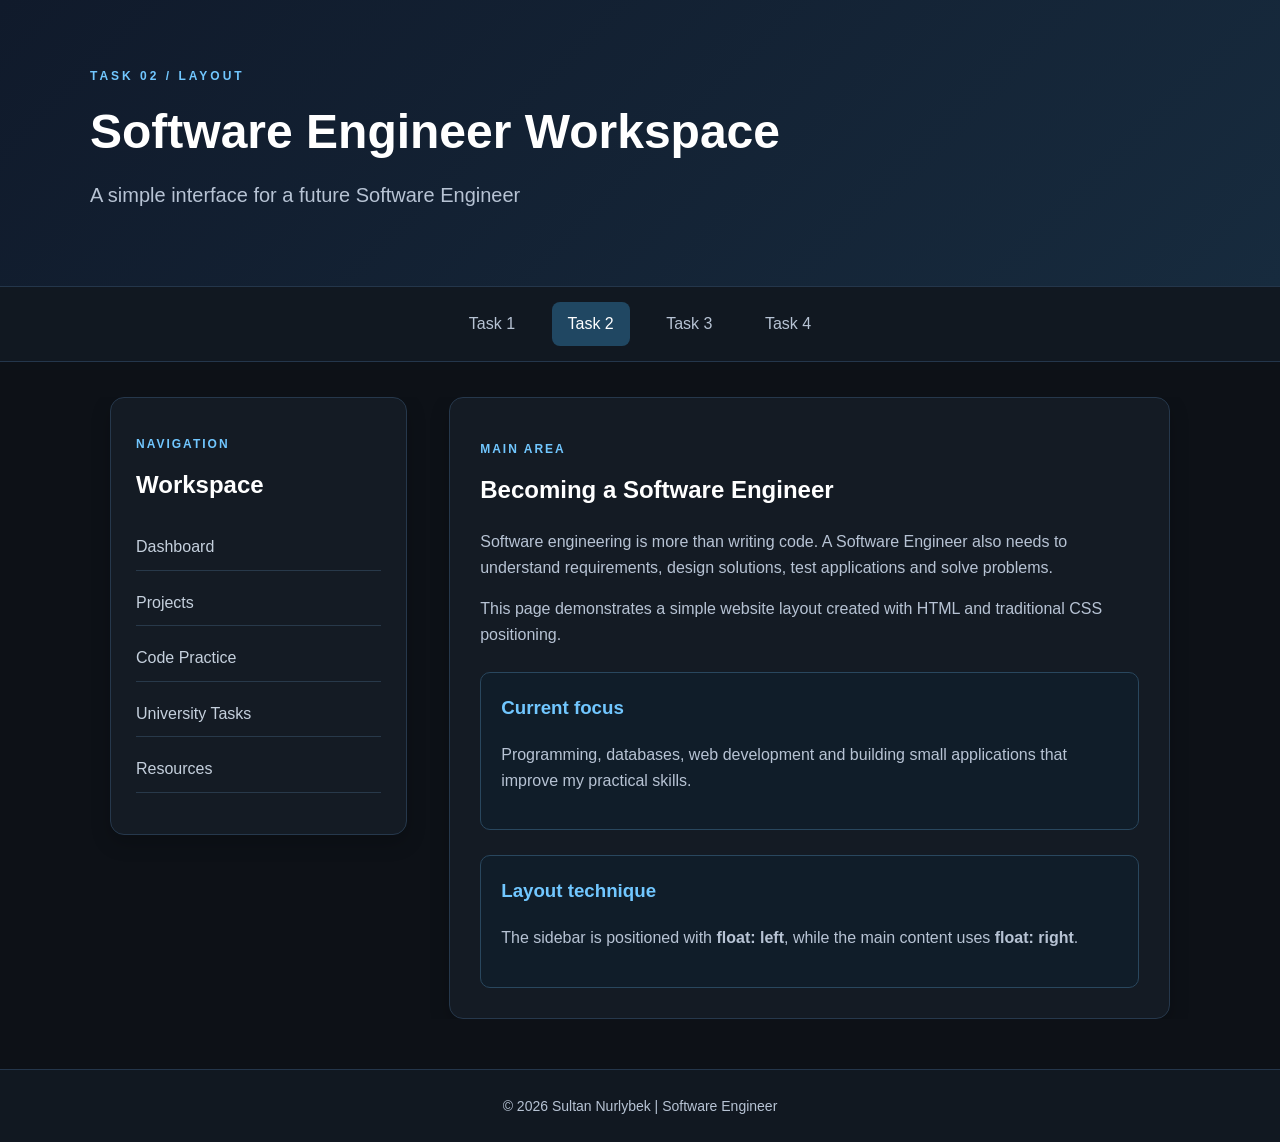
<file: task2.html>
<!DOCTYPE html>
<html lang="en">
<head>
    <meta charset="UTF-8">
    <meta name="viewport" content="width=device-width, initial-scale=1.0">

    <title>Task 2 | Software Engineer Workspace</title>

    <link rel="stylesheet" href="styles.css">
</head>

<body>

<header class="site-header">

    <div class="header-content">

        <p class="small-label">TASK 02 / LAYOUT</p>

        <h1>Software Engineer Workspace</h1>

        <p class="subtitle">
            A simple interface for a future Software Engineer
        </p>

    </div>

</header>


<nav class="navbar">

    <a href="index.html">
        Task 1
    </a>

    <a href="task2.html" class="active">
        Task 2
    </a>

    <a href="exercise1/index.html">
        Task 3
    </a>

    <a href="task4.html">
        Task 4
    </a>

</nav>


<main class="layout-container">

    <aside class="sidebar">

        <p class="card-tag">
            NAVIGATION
        </p>

        <h2>
            Workspace
        </h2>

        <ul>
            <li>Dashboard</li>
            <li>Projects</li>
            <li>Code Practice</li>
            <li>University Tasks</li>
            <li>Resources</li>
        </ul>

    </aside>


    <section class="content-area">

        <p class="card-tag">
            MAIN AREA
        </p>

        <h2>
            Becoming a Software Engineer
        </h2>

        <p>
            Software engineering is more than writing code.
            A Software Engineer also needs to understand requirements,
            design solutions, test applications and solve problems.
        </p>

        <p>
            This page demonstrates a simple website layout created
            with HTML and traditional CSS positioning.
        </p>


        <div class="dashboard-box">

            <h3>
                Current focus
            </h3>

            <p>
                Programming, databases, web development and building
                small applications that improve my practical skills.
            </p>

        </div>


        <div class="dashboard-box">

            <h3>
                Layout technique
            </h3>

            <p>
                The sidebar is positioned with
                <strong>float: left</strong>,
                while the main content uses
                <strong>float: right</strong>.
            </p>

        </div>

    </section>


    <div class="clear-fix"></div>

</main>


<footer class="site-footer">

    <p>
        © 2026 Sultan Nurlybek | Software Engineer
    </p>

</footer>

</body>
</html>
</file>
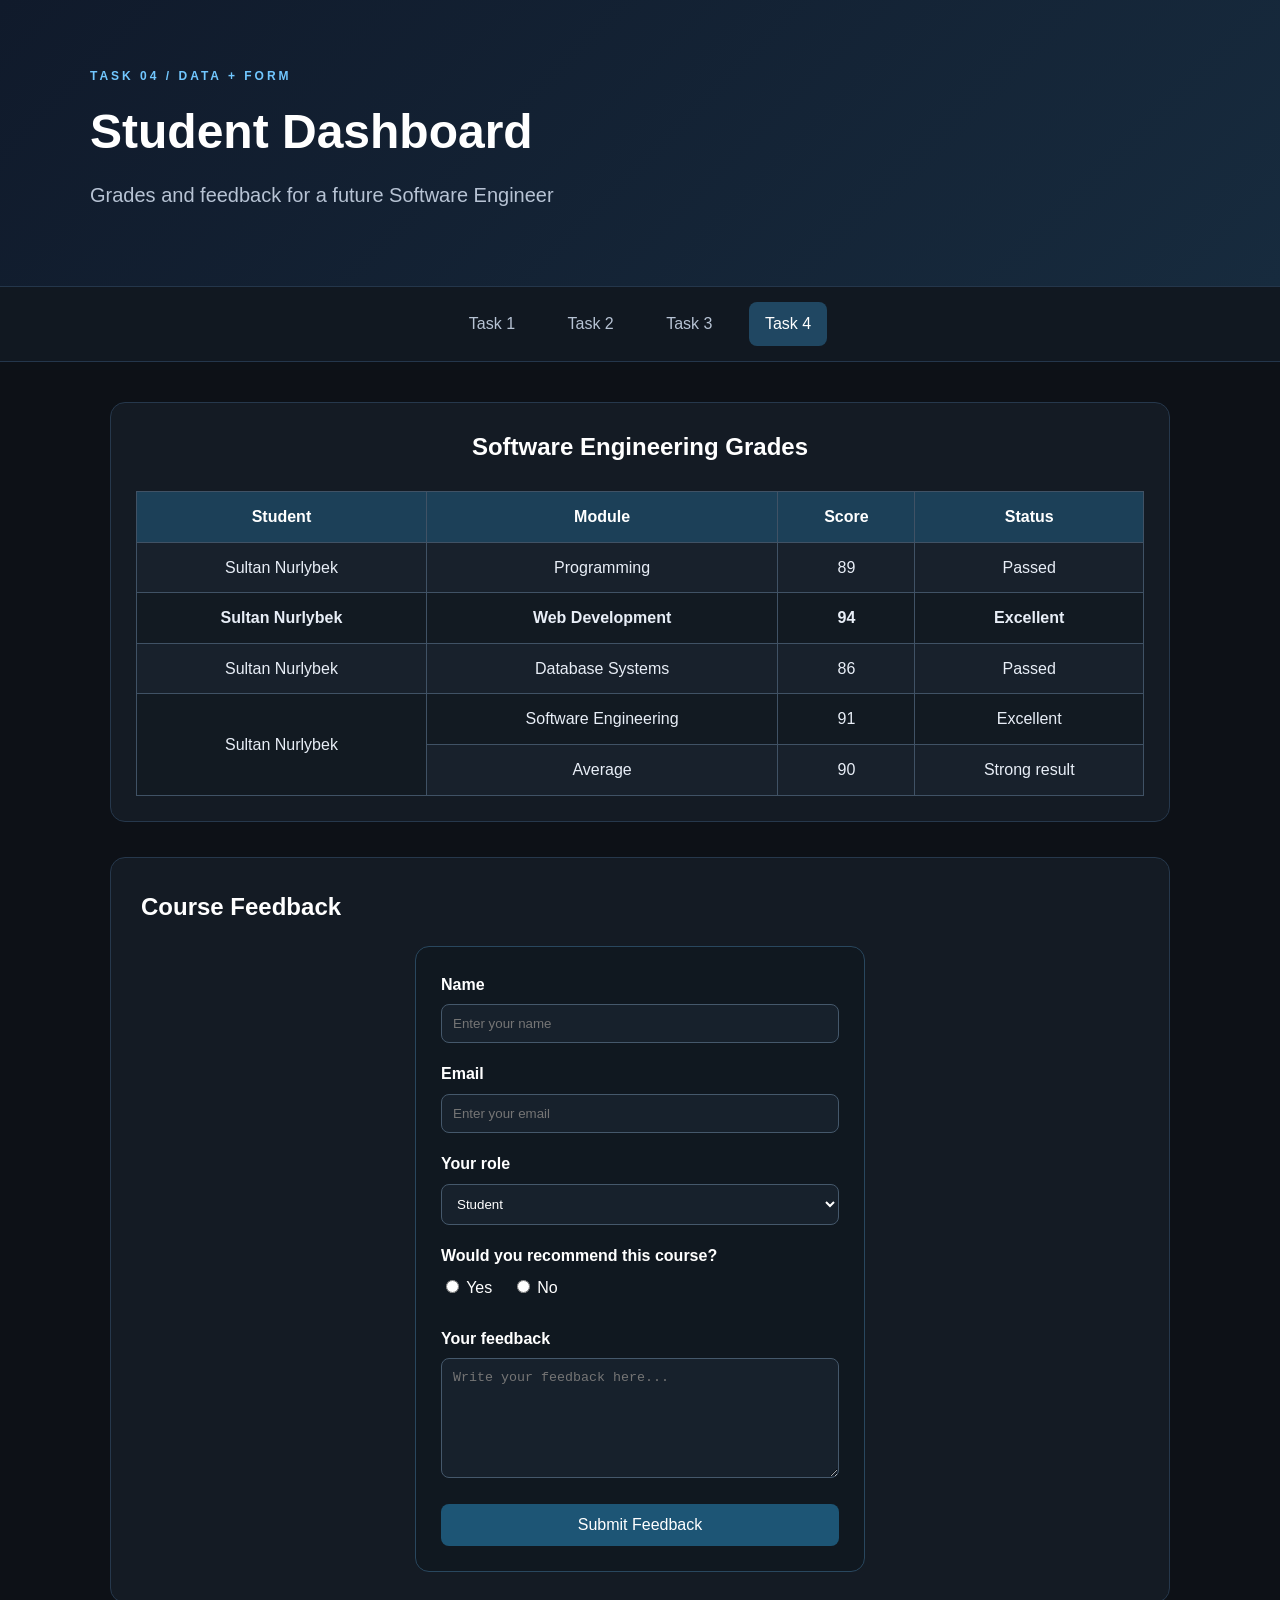
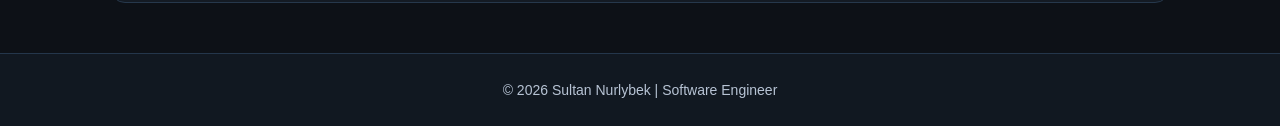
<file: task4.html>
<!DOCTYPE html>
<html lang="en">

<head>

    <meta charset="UTF-8">

    <meta
        name="viewport"
        content="width=device-width, initial-scale=1.0"
    >

    <title>Task 4 | Software Engineer Dashboard</title>

    <link rel="stylesheet" href="styles.css">

</head>


<body>


<header class="site-header">

    <div class="header-content">

        <p class="small-label">
            TASK 04 / DATA + FORM
        </p>

        <h1>
            Student Dashboard
        </h1>

        <p class="subtitle">
            Grades and feedback for a future Software Engineer
        </p>

    </div>

</header>


<nav class="navbar">

    <a href="index.html">
        Task 1
    </a>

    <a href="task2.html">
        Task 2
    </a>

    <a href="exercise1/index.html">
        Task 3
    </a>

    <a href="task4.html" class="active">
        Task 4
    </a>

</nav>


<main class="main-container">


<section class="table-wrapper">


    <h2 id="grades-title">
        Software Engineering Grades
    </h2>


    <table class="grades-table">

        <tr>

            <th>
                Student
            </th>

            <th>
                Module
            </th>

            <th>
                Score
            </th>

            <th>
                Status
            </th>

        </tr>


        <tr>

            <td>
                Sultan Nurlybek
            </td>

            <td>
                Programming
            </td>

            <td>
                89
            </td>

            <td>
                Passed
            </td>

        </tr>


        <tr class="highlight-row">

            <td>
                Sultan Nurlybek
            </td>

            <td>
                Web Development
            </td>

            <td>
                94
            </td>

            <td>
                Excellent
            </td>

        </tr>


        <tr>

            <td>
                Sultan Nurlybek
            </td>

            <td>
                Database Systems
            </td>

            <td>
                86
            </td>

            <td>
                Passed
            </td>

        </tr>


        <tr>

            <td rowspan="2">
                Sultan Nurlybek
            </td>

            <td>
                Software Engineering
            </td>

            <td>
                91
            </td>

            <td>
                Excellent
            </td>

        </tr>


        <tr>

            <td colspan="1">
                Average
            </td>

            <td>
                90
            </td>

            <td>
                Strong result
            </td>

        </tr>

    </table>

</section>


<section class="form-section">

    <h2 class="section-title">
        Course Feedback
    </h2>


    <form class="feedback-form">


        <label for="name">
            Name
        </label>

        <input
            type="text"
            id="name"
            name="name"
            placeholder="Enter your name"
            required
        >


        <label for="email">
            Email
        </label>

        <input
            type="email"
            id="email"
            name="email"
            placeholder="Enter your email"
            required
        >


        <label for="role">
            Your role
        </label>

        <select
            id="role"
            name="role"
        >

            <option>
                Student
            </option>

            <option>
                Teacher
            </option>

            <option>
                Guest
            </option>

        </select>


        <label>
            Would you recommend this course?
        </label>


        <div class="radio-group">

            <label>

                <input
                    type="radio"
                    name="recommend"
                    value="yes"
                >

                Yes

            </label>


            <label>

                <input
                    type="radio"
                    name="recommend"
                    value="no"
                >

                No

            </label>

        </div>


        <label for="message">
            Your feedback
        </label>


        <textarea
            id="message"
            name="message"
            placeholder="Write your feedback here..."
        ></textarea>


        <button
            type="submit"
            class="submit-btn"
        >
            Submit Feedback
        </button>


    </form>

</section>


</main>


<footer class="site-footer">

    <p>
        © 2026 Sultan Nurlybek | Software Engineer
    </p>

</footer>


</body>
</html>
</file>
<file: styles.css>
* {
    box-sizing: border-box;
}

body {
    margin: 0;
    font-family: Arial, sans-serif;
    font-size: 16px;
    color: #e8eef7;
    background: #0d1117;
    line-height: 1.6;
}

h1 {
    margin: 0;
    font-size: 48px;
    color: #ffffff;
}

h2 {
    color: #ffffff;
    margin-top: 0;
}

h3 {
    color: #71c7ff;
}

p {
    color: #b7c3d4;
}


/* HEADER */

.site-header {
    background: linear-gradient(135deg, #101a2b, #172b3e);
    padding: 55px 20px;
    border-bottom: 1px solid #24364b;
}

.header-content {
    max-width: 1100px;
    margin: 0 auto;
}

.small-label {
    color: #71c7ff;
    font-size: 12px;
    letter-spacing: 3px;
    margin-bottom: 8px;
    font-weight: bold;
}

.subtitle {
    font-size: 20px;
    margin-top: 8px;
}


/* NAVBAR */

.navbar {
    background: #111821;
    padding: 15px;
    text-align: center;
    border-bottom: 1px solid #24364b;
}

.navbar a {
    display: inline-block;
    color: #b7c3d4;
    text-decoration: none;
    margin: 0 8px;
    padding: 9px 16px;
    border-radius: 8px;
    transition: 0.3s;
}

.navbar a:hover {
    background: #1e3448;
    color: #ffffff;
}

.navbar a.active {
    background: #204762;
    color: #ffffff;
}


/* MAIN */

.main-container {
    max-width: 1100px;
    margin: 40px auto;
    padding: 0 20px;
}


/* PROFILE */

.profile-card {
    background: #141b24;
    border: 1px solid #26384c;
    border-radius: 18px;
    padding: 25px;
    box-shadow: 0 12px 35px rgba(0, 0, 0, 0.25);
    overflow: hidden;
}

.profile-image-box {
    float: left;
    width: 38%;
    margin-right: 35px;
}

.profile-image {
    width: 100%;
    max-width: 420px;
    border-radius: 16px;
    border: 1px solid #38526b;
}

.profile-info {
    min-height: 320px;
}

.card-tag {
    color: #71c7ff;
    font-size: 12px;
    letter-spacing: 2px;
    font-weight: bold;
}


/* LINKS */

#links {
    margin-top: 25px;
}

#links a {
    display: inline-block;
    color: #ffffff;
    background: #1d5575;
    padding: 9px 15px;
    margin-right: 8px;
    border-radius: 8px;
    text-decoration: none;
}

#links a:hover {
    background: #2b759b;
}


/* CONTENT BLOCKS */

.content-block {
    margin-top: 30px;
    overflow: hidden;
}

.content-block > div {
    width: 48%;
    background: #141b24;
    border: 1px solid #26384c;
    border-radius: 15px;
    padding: 25px;
}

.content-block > div:first-child {
    float: left;
}

.content-block > div:last-child {
    float: right;
}

ul,
ol {
    color: #c5d0dd;
    padding-left: 25px;
}

li {
    margin-bottom: 9px;
}


/* QUOTE */

.quote-box {
    clear: both;
    margin-top: 30px;
    background: #101d29;
    border-left: 4px solid #71c7ff;
    padding: 25px;
    border-radius: 10px;
}


/* FOOTER */

.site-footer {
    margin-top: 50px;
    text-align: center;
    padding: 25px;
    background: #111821;
    border-top: 1px solid #24364b;
}

.site-footer p {
    margin: 0;
    font-size: 14px;
}


/* TASK 2 */

.layout-container {
    max-width: 1100px;
    margin: 35px auto;
    padding: 0 20px;
    overflow: hidden;
}

.sidebar {
    float: left;
    width: 28%;
    background: #141b24;
    border: 1px solid #26384c;
    padding: 25px;
    border-radius: 14px;
    box-shadow: 0 8px 20px rgba(0, 0, 0, 0.2);
}

.sidebar ul {
    list-style-type: none;
    padding: 0;
}

.sidebar li {
    border-bottom: 1px solid #28394a;
    padding: 10px 0;
}

.content-area {
    float: right;
    width: 68%;
    background: #141b24;
    border: 1px solid #26384c;
    padding: 30px;
    border-radius: 14px;
    min-height: 360px;
    box-shadow: 0 8px 20px rgba(0, 0, 0, 0.2);
}

.dashboard-box {
    margin-top: 25px;
    padding: 20px;
    background: #101d29;
    border: 1px solid #29475e;
    border-radius: 10px;
}

.dashboard-box h3 {
    margin-top: 0;
}

.clear-fix {
    clear: both;
}


/* TASK 4 */

#grades-title {
    text-align: center;
    margin-bottom: 25px;
    color: #ffffff;
}

.table-wrapper {
    background: #141b24;
    padding: 25px;
    border-radius: 15px;
    border: 1px solid #26384c;
}

.grades-table {
    width: 100%;
    border-collapse: collapse;
    text-align: center;
}

.grades-table th,
.grades-table td {
    border: 1px solid #405265;
    padding: 12px;
}

.grades-table th {
    background: #1c4058;
    color: #ffffff;
}

.grades-table tr:nth-child(even) {
    background: #18212c;
}

.grades-table tr:nth-child(odd) {
    background: #121a22;
}

.grades-table .highlight-row {
    background: #25445a;
    font-weight: bold;
}


/* FORM */

.form-section {
    margin-top: 35px;
    background: #141b24;
    border: 1px solid #26384c;
    padding: 30px;
    border-radius: 15px;
}

.feedback-form {
    width: 450px;
    max-width: 100%;
    margin: 0 auto;
    background: #101820;
    padding: 25px;
    border-radius: 14px;
    border: 1px solid #29475e;
}

.feedback-form label {
    display: block;
    font-weight: bold;
    margin-bottom: 7px;
    color: #ffffff;
}

.feedback-form input[type="text"],
.feedback-form input[type="email"],
.feedback-form select,
.feedback-form textarea {
    width: 100%;
    padding: 11px;
    margin-bottom: 18px;
    border: 1px solid #45586b;
    border-radius: 8px;
    background: #17212c;
    color: #ffffff;
}

.feedback-form textarea {
    min-height: 120px;
    resize: vertical;
}

.radio-group {
    margin-bottom: 18px;
}

.radio-group label {
    display: inline-block;
    font-weight: normal;
    margin-right: 15px;
}

.submit-btn {
    width: 100%;
    border: none;
    padding: 12px;
    border-radius: 8px;
    background: #1d5575;
    color: #ffffff;
    font-size: 16px;
    cursor: pointer;
}

.submit-btn:hover {
    background: #2c779f;
}

.section-title {
    margin-top: 0;
}


/* MOBILE */

@media (max-width: 768px) {

    h1 {
        font-size: 36px;
    }

    .profile-image-box {
        float: none;
        width: 100%;
        margin-right: 0;
        margin-bottom: 25px;
    }

    .content-block > div {
        float: none;
        width: 100%;
        margin-bottom: 20px;
    }

    .sidebar,
    .content-area {
        float: none;
        width: 100%;
    }

    .sidebar {
        margin-bottom: 20px;
    }

    .navbar a {
        margin: 4px;
    }
}
</file>
